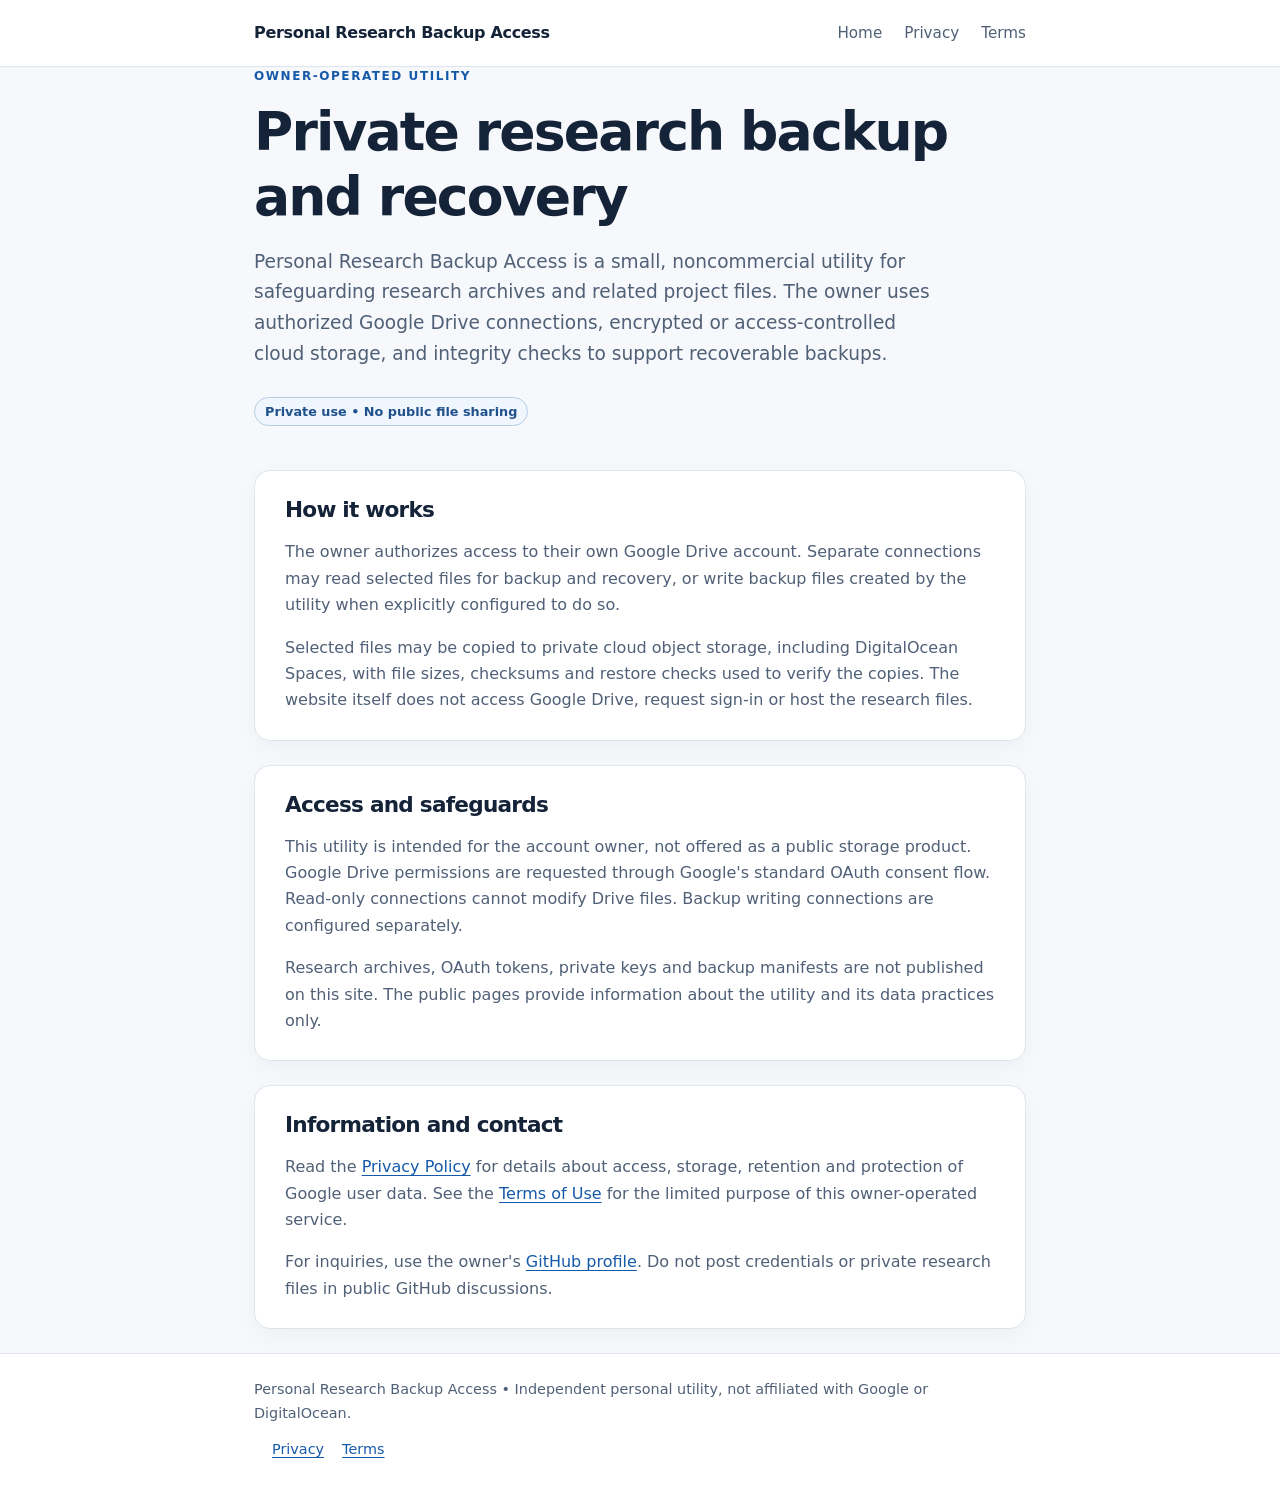
<file: index.html>
<!doctype html>
<html lang="en">
<head>
  <meta charset="utf-8">
  <meta name="viewport" content="width=device-width, initial-scale=1">
  <meta name="description" content="Information about a personal research backup utility using Google Drive and private cloud storage.">
  <title>Personal Research Backup Access</title>
  <link rel="stylesheet" href="/styles.css">
</head>
<body>
  <header class="site-header">
    <div class="wrap header-inner">
      <a class="brand" href="/">Personal Research Backup Access</a>
      <nav class="top-nav" aria-label="Main navigation"><a href="/">Home</a><a href="/privacy.html">Privacy</a><a href="/terms.html">Terms</a></nav>
    </div>
  </header>
  <main class="wrap">
    <p class="eyebrow">Owner-operated utility</p>
    <h1>Private research backup and recovery</h1>
    <p class="lead">Personal Research Backup Access is a small, noncommercial utility for safeguarding research archives and related project files. The owner uses authorized Google Drive connections, encrypted or access-controlled cloud storage, and integrity checks to support recoverable backups.</p>
    <span class="tag">Private use • No public file sharing</span>
    <section class="panel" aria-labelledby="how">
      <h2 id="how">How it works</h2>
      <p>The owner authorizes access to their own Google Drive account. Separate connections may read selected files for backup and recovery, or write backup files created by the utility when explicitly configured to do so.</p>
      <p>Selected files may be copied to private cloud object storage, including DigitalOcean Spaces, with file sizes, checksums and restore checks used to verify the copies. The website itself does not access Google Drive, request sign-in or host the research files.</p>
    </section>
    <section class="panel" aria-labelledby="boundaries">
      <h2 id="boundaries">Access and safeguards</h2>
      <p>This utility is intended for the account owner, not offered as a public storage product. Google Drive permissions are requested through Google's standard OAuth consent flow. Read-only connections cannot modify Drive files. Backup writing connections are configured separately.</p>
      <p>Research archives, OAuth tokens, private keys and backup manifests are not published on this site. The public pages provide information about the utility and its data practices only.</p>
    </section>
    <section class="panel" aria-labelledby="info">
      <h2 id="info">Information and contact</h2>
      <p>Read the <a href="/privacy.html">Privacy Policy</a> for details about access, storage, retention and protection of Google user data. See the <a href="/terms.html">Terms of Use</a> for the limited purpose of this owner-operated service.</p>
      <p>For inquiries, use the owner's <a href="https://github.com/LoganFeeser" rel="noopener noreferrer">GitHub profile</a>. Do not post credentials or private research files in public GitHub discussions.</p>
    </section>
  </main>
  <footer><div class="wrap"><span>Personal Research Backup Access • Independent personal utility, not affiliated with Google or DigitalOcean.</span><span><a href="/privacy.html">Privacy</a><a href="/terms.html">Terms</a></span></div></footer>
</body>
</html>
</file>
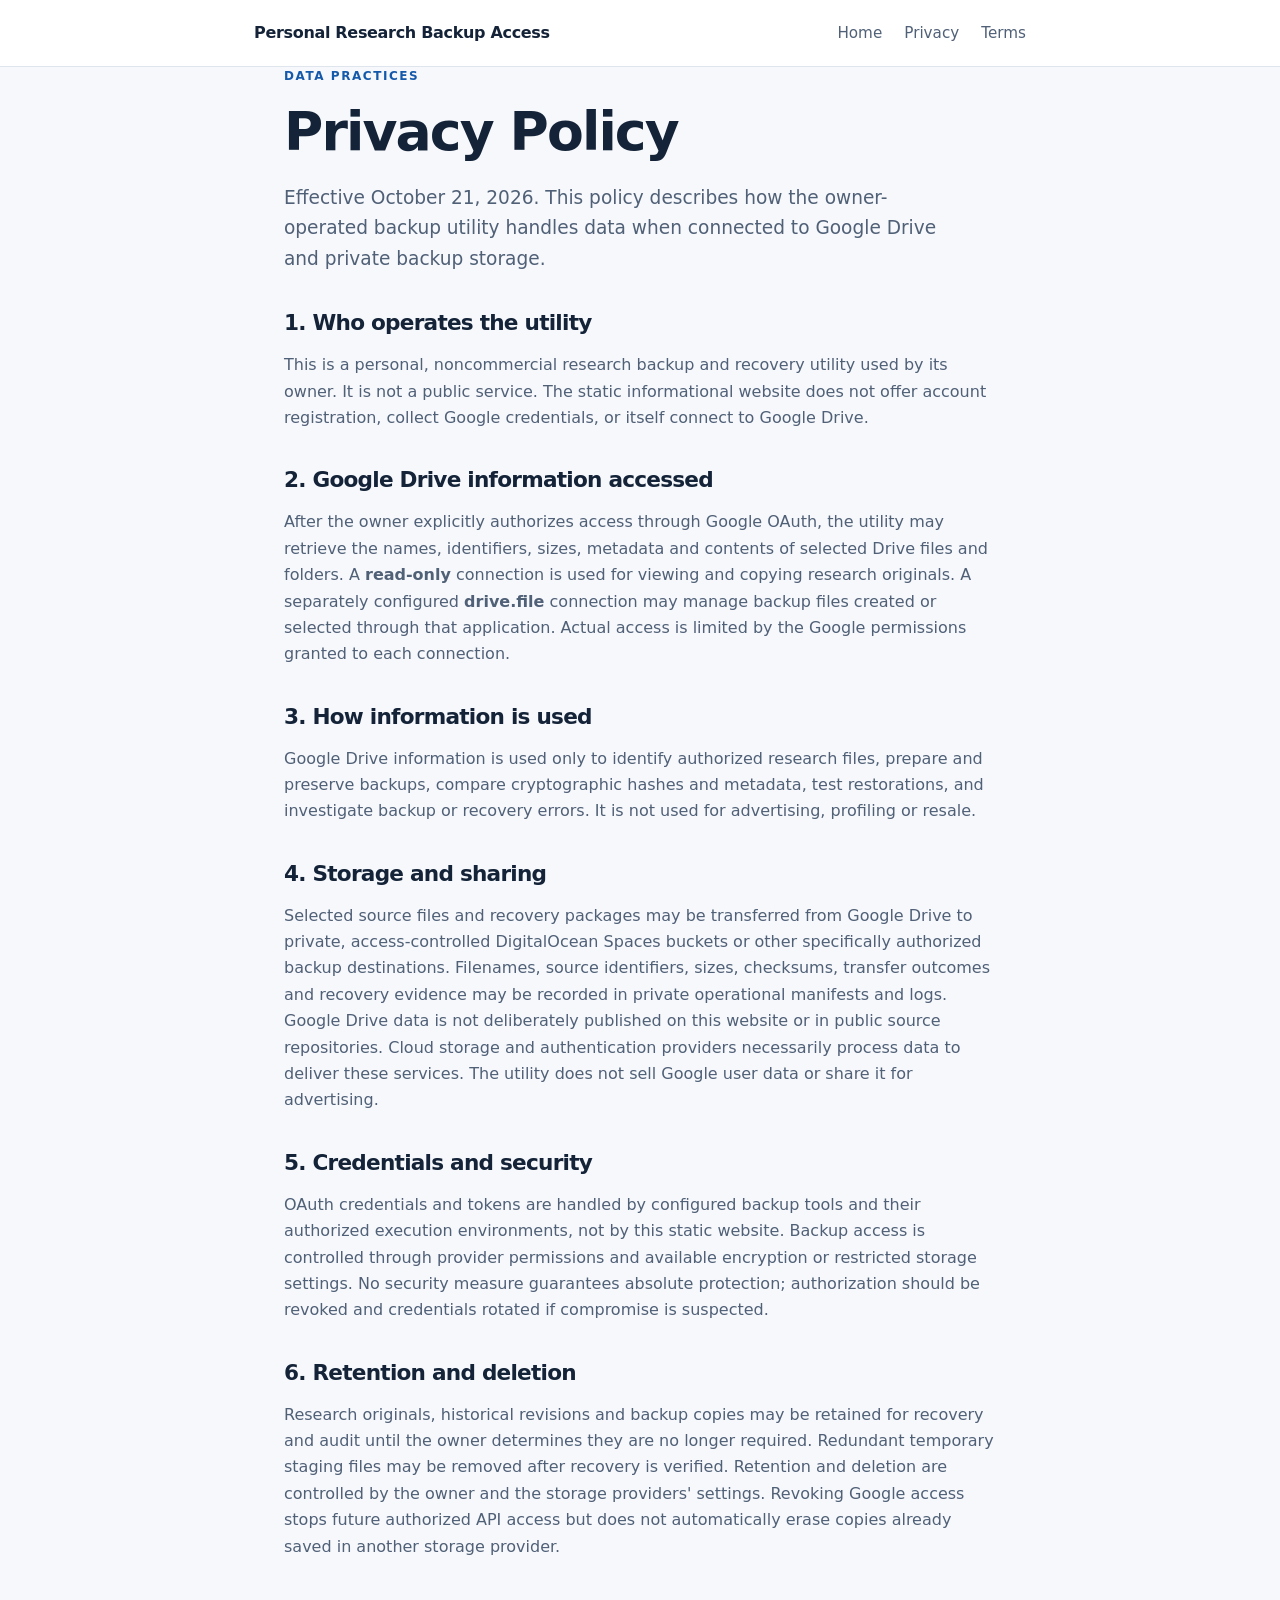
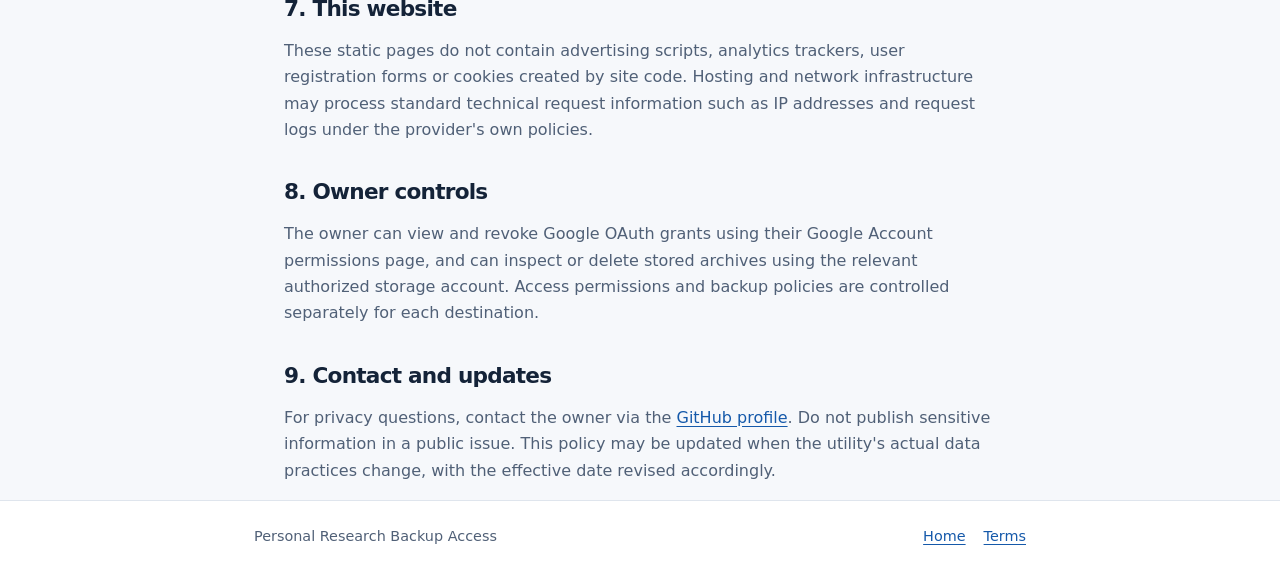
<file: privacy.html>
<!doctype html>
<html lang="en">
<head>
  <meta charset="utf-8"><meta name="viewport" content="width=device-width, initial-scale=1">
  <meta name="description" content="Privacy policy for Personal Research Backup Access and its Google Drive connections.">
  <title>Privacy Policy | Personal Research Backup Access</title>
  <link rel="stylesheet" href="/styles.css">
</head>
<body>
  <header class="site-header"><div class="wrap header-inner"><a class="brand" href="/">Personal Research Backup Access</a><nav class="top-nav" aria-label="Main navigation"><a href="/">Home</a><a href="/privacy.html" aria-current="page">Privacy</a><a href="/terms.html">Terms</a></nav></div></header>
  <main class="wrap policy">
    <p class="eyebrow">Data practices</p>
    <h1>Privacy Policy</h1>
    <p class="lead">Effective October 21, 2026. This policy describes how the owner-operated backup utility handles data when connected to Google Drive and private backup storage.</p>
    <h2>1. Who operates the utility</h2>
    <p>This is a personal, noncommercial research backup and recovery utility used by its owner. It is not a public service. The static informational website does not offer account registration, collect Google credentials, or itself connect to Google Drive.</p>
    <h2>2. Google Drive information accessed</h2>
    <p>After the owner explicitly authorizes access through Google OAuth, the utility may retrieve the names, identifiers, sizes, metadata and contents of selected Drive files and folders. A <strong>read-only</strong> connection is used for viewing and copying research originals. A separately configured <strong>drive.file</strong> connection may manage backup files created or selected through that application. Actual access is limited by the Google permissions granted to each connection.</p>
    <h2>3. How information is used</h2>
    <p>Google Drive information is used only to identify authorized research files, prepare and preserve backups, compare cryptographic hashes and metadata, test restorations, and investigate backup or recovery errors. It is not used for advertising, profiling or resale.</p>
    <h2>4. Storage and sharing</h2>
    <p>Selected source files and recovery packages may be transferred from Google Drive to private, access-controlled DigitalOcean Spaces buckets or other specifically authorized backup destinations. Filenames, source identifiers, sizes, checksums, transfer outcomes and recovery evidence may be recorded in private operational manifests and logs. Google Drive data is not deliberately published on this website or in public source repositories. Cloud storage and authentication providers necessarily process data to deliver these services. The utility does not sell Google user data or share it for advertising.</p>
    <h2>5. Credentials and security</h2>
    <p>OAuth credentials and tokens are handled by configured backup tools and their authorized execution environments, not by this static website. Backup access is controlled through provider permissions and available encryption or restricted storage settings. No security measure guarantees absolute protection; authorization should be revoked and credentials rotated if compromise is suspected.</p>
    <h2>6. Retention and deletion</h2>
    <p>Research originals, historical revisions and backup copies may be retained for recovery and audit until the owner determines they are no longer required. Redundant temporary staging files may be removed after recovery is verified. Retention and deletion are controlled by the owner and the storage providers' settings. Revoking Google access stops future authorized API access but does not automatically erase copies already saved in another storage provider.</p>
    <h2>7. This website</h2>
    <p>These static pages do not contain advertising scripts, analytics trackers, user registration forms or cookies created by site code. Hosting and network infrastructure may process standard technical request information such as IP addresses and request logs under the provider's own policies.</p>
    <h2>8. Owner controls</h2>
    <p>The owner can view and revoke Google OAuth grants using their Google Account permissions page, and can inspect or delete stored archives using the relevant authorized storage account. Access permissions and backup policies are controlled separately for each destination.</p>
    <h2>9. Contact and updates</h2>
    <p>For privacy questions, contact the owner via the <a href="https://github.com/LoganFeeser" rel="noopener noreferrer">GitHub profile</a>. Do not publish sensitive information in a public issue. This policy may be updated when the utility's actual data practices change, with the effective date revised accordingly.</p>
  </main>
  <footer><div class="wrap"><span>Personal Research Backup Access</span><span><a href="/">Home</a><a href="/terms.html">Terms</a></span></div></footer>
</body>
</html>
</file>
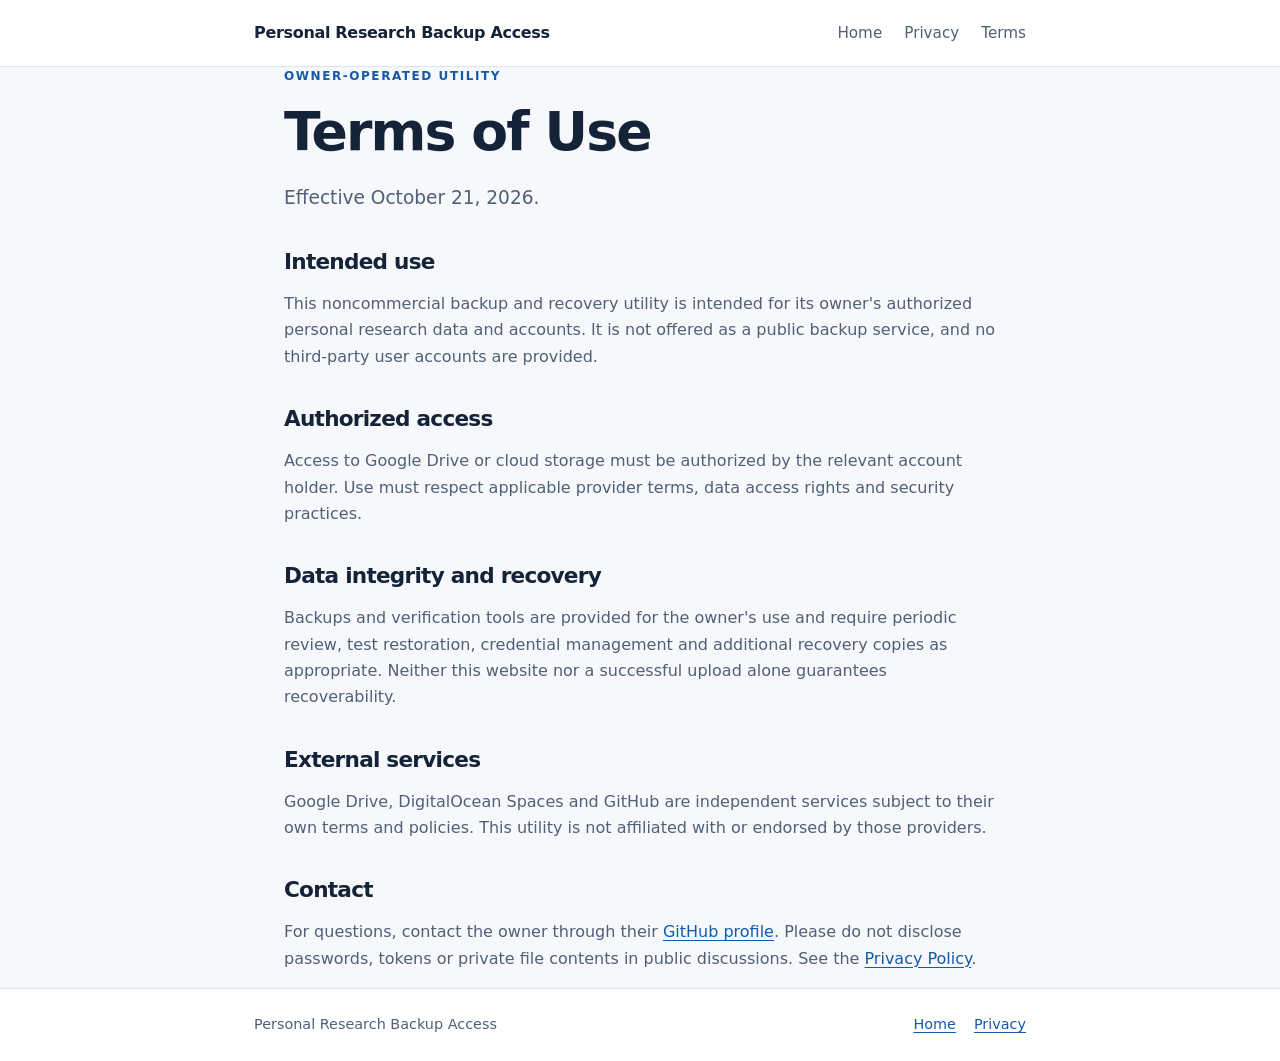
<file: terms.html>
<!doctype html>
<html lang="en">
<head><meta charset="utf-8"><meta name="viewport" content="width=device-width, initial-scale=1"><meta name="description" content="Terms of use for Personal Research Backup Access."><title>Terms of Use | Personal Research Backup Access</title><link rel="stylesheet" href="/styles.css"></head>
<body>
<header class="site-header"><div class="wrap header-inner"><a class="brand" href="/">Personal Research Backup Access</a><nav class="top-nav" aria-label="Main navigation"><a href="/">Home</a><a href="/privacy.html">Privacy</a><a href="/terms.html" aria-current="page">Terms</a></nav></div></header>
<main class="wrap policy">
  <p class="eyebrow">Owner-operated utility</p><h1>Terms of Use</h1><p class="lead">Effective October 21, 2026.</p>
  <h2>Intended use</h2><p>This noncommercial backup and recovery utility is intended for its owner's authorized personal research data and accounts. It is not offered as a public backup service, and no third-party user accounts are provided.</p>
  <h2>Authorized access</h2><p>Access to Google Drive or cloud storage must be authorized by the relevant account holder. Use must respect applicable provider terms, data access rights and security practices.</p>
  <h2>Data integrity and recovery</h2><p>Backups and verification tools are provided for the owner's use and require periodic review, test restoration, credential management and additional recovery copies as appropriate. Neither this website nor a successful upload alone guarantees recoverability.</p>
  <h2>External services</h2><p>Google Drive, DigitalOcean Spaces and GitHub are independent services subject to their own terms and policies. This utility is not affiliated with or endorsed by those providers.</p>
  <h2>Contact</h2><p>For questions, contact the owner through their <a href="https://github.com/LoganFeeser" rel="noopener noreferrer">GitHub profile</a>. Please do not disclose passwords, tokens or private file contents in public discussions. See the <a href="/privacy.html">Privacy Policy</a>.</p>
</main><footer><div class="wrap"><span>Personal Research Backup Access</span><span><a href="/">Home</a><a href="/privacy.html">Privacy</a></span></div></footer>
</body></html>
</file>
<file: styles.css>
:root{color-scheme:light;--ink:#142338;--muted:#506077;--line:#dfe5ed;--accent:#1559aa;--bg:#f6f8fb;--white:#fff}*{box-sizing:border-box}html{scroll-behavior:smooth}body{margin:0;background:var(--bg);color:var(--ink);font-family:system-ui,-apple-system,"Segoe UI",Roboto,Arial,sans-serif;line-height:1.65}a{color:var(--accent);text-underline-offset:3px}a:focus-visible{outline:3px solid #9abde8;outline-offset:3px}.wrap{max-width:820px;margin:auto;padding:0 24px}.site-header{background:#fff;border-bottom:1px solid var(--line)}.header-inner{display:flex;align-items:center;justify-content:space-between;gap:20px;padding:20px 24px}.brand{font-weight:750;color:var(--ink);text-decoration:none;letter-spacing:-.02em}.top-nav{display:flex;flex-wrap:wrap;gap:22px;font-size:.95rem}.top-nav a{color:var(--muted);text-decoration:none}.top-nav a:hover{text-decoration:underline;color:var(--ink)}main{padding:65px 0 86px}.eyebrow{text-transform:uppercase;letter-spacing:.13em;font-weight:800;color:var(--accent);font-size:.75rem;margin:0 0 13px}h1,h2{line-height:1.2;letter-spacing:-.035em}h1{font-size:clamp(2rem,5vw,3.35rem);margin:0 0 18px}h2{font-size:1.35rem;margin:32px 0 12px}p,li{color:var(--muted)}.lead{font-size:1.16rem;max-width:680px;margin:0 0 28px}.panel{background:var(--white);border:1px solid var(--line);border-radius:16px;padding:26px 30px;box-shadow:0 8px 24px rgba(20,35,56,.035);margin:24px 0}.panel h2:first-child{margin-top:0}.panel p:last-child{margin-bottom:0}.tag{display:inline-block;border:1px solid #b6cce4;color:#20518b;background:#f0f6fe;padding:3px 10px;border-radius:30px;font-weight:650;font-size:.8rem;margin:0 0 20px}.policy{max-width:760px}.policy h2{margin-top:36px}.policy ul{padding-left:22px}footer{background:#fff;border-top:1px solid var(--line);padding:24px 0;color:var(--muted);font-size:.9rem}footer .wrap{display:flex;align-items:center;justify-content:space-between;flex-wrap:wrap;gap:12px}footer a{margin-left:18px}@media(max-width:520px){.header-inner{align-items:flex-start;flex-direction:column}.panel{padding:20px}main{padding:44px 0 64px}footer a{margin-left:0;margin-right:15px}}
</file>
